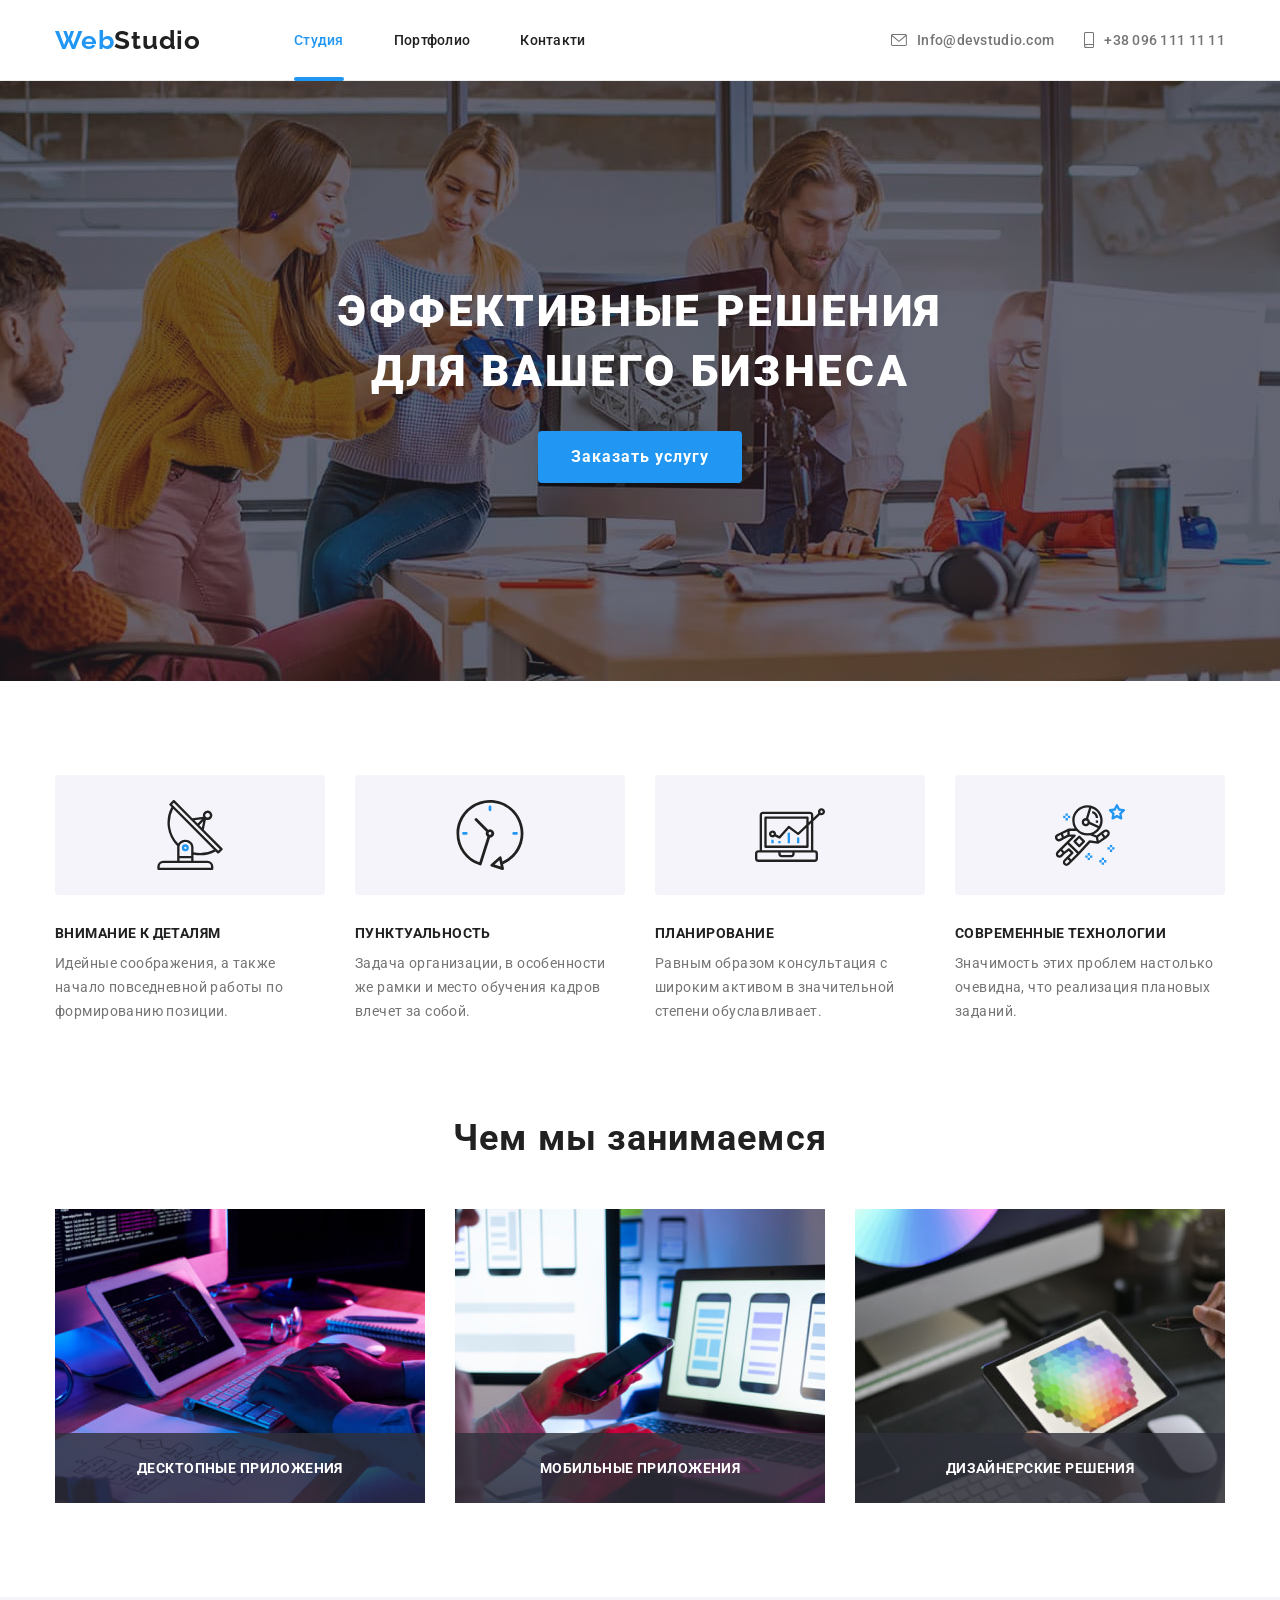
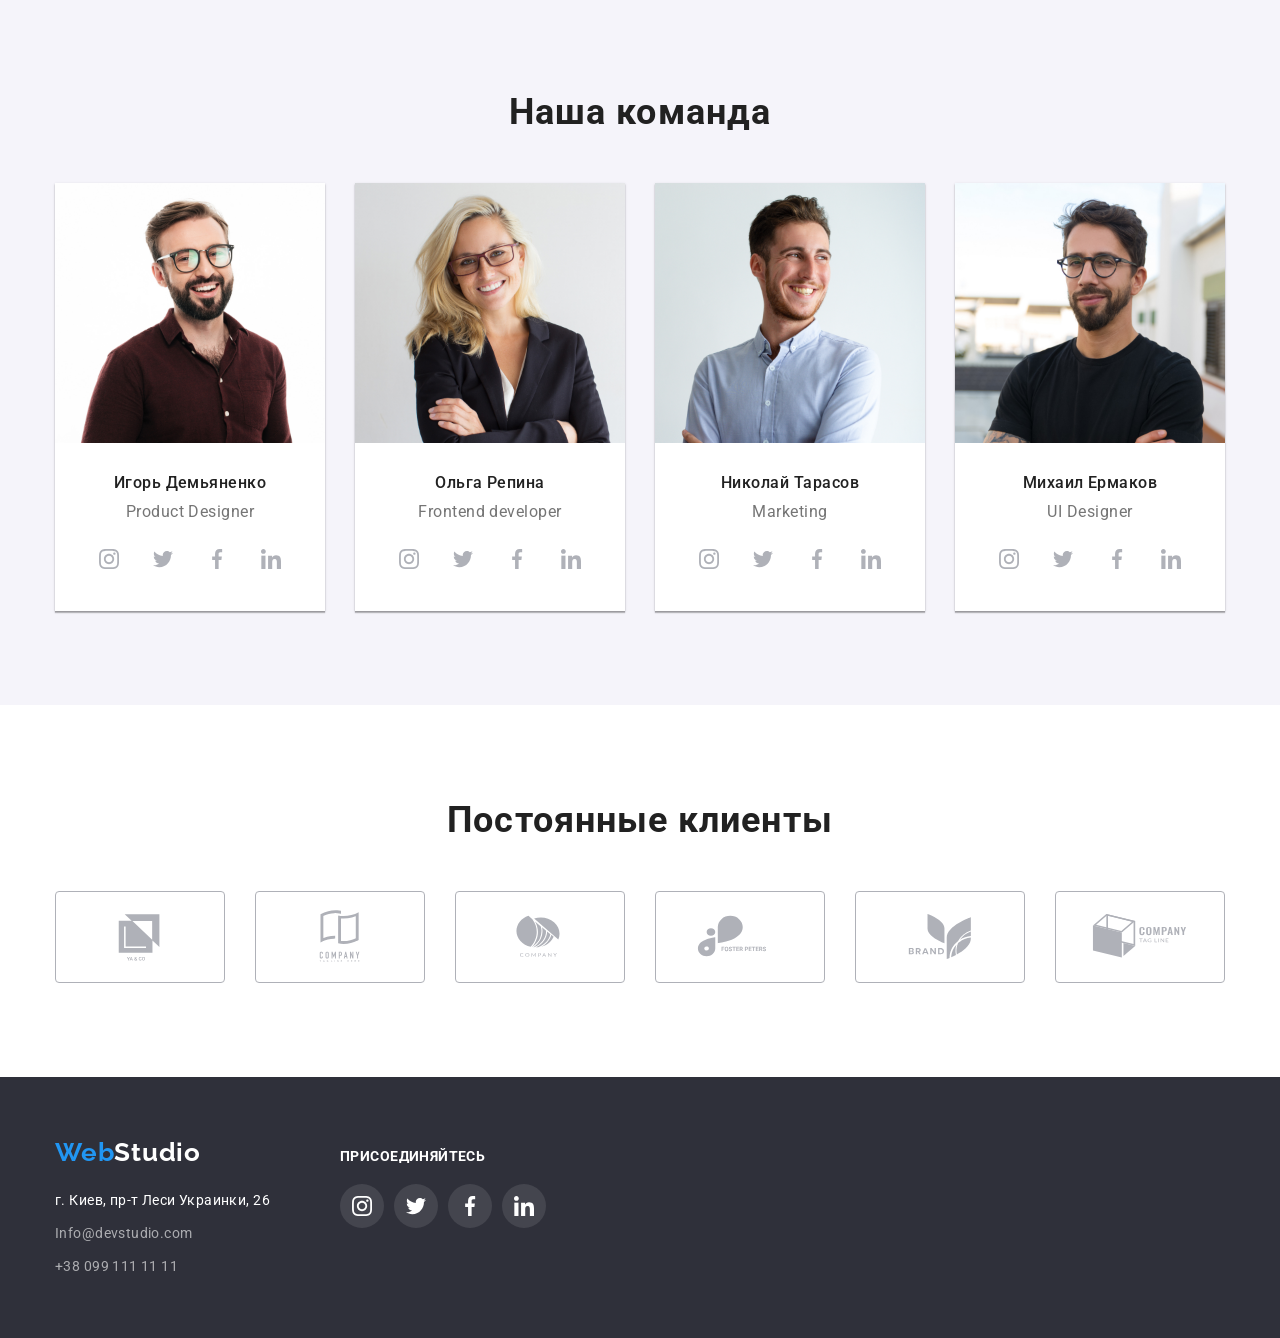
<file: index.html>
<!DOCTYPE html>
<html lang="ru">
  <head>
    <meta charset="UTF-8" />
    <meta http-equiv="X-UA-Compatible" content="IE=edge" />
    <meta name="viewport" content="width=device-width, initial-scale=1.0" />
    <title>Эффективные решения для вашего бизнеса</title>
    <link rel="preconnect" href="https://fonts.googleapis.com" />
    <link rel="preconnect" href="https://fonts.gstatic.com" crossorigin />
    <link
      href="https://fonts.googleapis.com/css2?family=Raleway:wght@700&family=Roboto:wght@400;500;700;900&display=swap"
      rel="stylesheet"
    />
    <link
      rel="stylesheet"
      href="https://cdnjs.cloudflare.com/ajax/libs/modern-normalize/0.6.0/modern-normalize.css"
    />
    <link rel="stylesheet" href="./css/style.css" />
  </head>

  <!-- верняя линия -->
  <body class="page">
    <header class="page-header">
      <div class="container">
        <nav class="nav">
          <a href="./index.html" class="logo"
            >Web<span class="accent-black">Studio</span>
          </a>
          <!--навигация на другие страници-->

          <ul class="links">
            <li class="site-nav">
              <a href="./index.html" class="link-current link">Студия</a>
            </li>
            <li class="site-nav">
              <a href="./portfolio.html" class="link">Портфолио</a>
            </li>
            <li class="site-nav"><a href="#" class="link">Контакти</a></li>
          </ul>

          <ul class="contacts">
            <li class="contacts-item">
              <a href="mailto:Info@devstudio.com" class="contacts-link"
                ><svg class="icon" width="16" height="12">
                  <use href="./images/icons/icon_2.svg#icon-envelope"></use>
                </svg>
                Info@devstudio.com
              </a>
            </li>
            <li class="contacts-item">
              <a href="tel:+380961111111" class="contacts-link"
                ><svg class="icon" width="10" height="16">
                  <use href="./images/icons/icon_2.svg#icon-smartphone"></use>
                </svg>
                <span class="text">+38 096 111 11 11</span>
              </a>
            </li>
          </ul>
        </nav>
      </div>
    </header>

    <!--секция герой -->
    <main>
      <section class="hero overlay">
        <div class="container">
          <h1 class="hero-title">
            Эффективные решения<br />для вашего бизнеса
          </h1>
          <button type="button" class="hero-button" data-modal-open>
            Заказать услугу
          </button>
        </div>
      </section>

      <!--Особенности-->
      <section class="section">
        <div class="container">
          <h2 hidden>Особенности</h2>
          <ul class="card-set">
            <li class="card-item icon-antenna">
              <div class="icon-group">
                <svg class="icone-elements">
                  <use href="./images/icons/icon_1.svg#icon-antenna"></use>
                </svg>
              </div>
              <h3 class="item-title">Внимание к деталям</h3>
              <p class="item-text">
                Идейные соображения, а также начало повседневной работы по
                формированию позиции.
              </p>
            </li>
            <li class="card-item icon-cloc">
              <div class="icon-group">
                <svg class="icone-elements">
                  <use href="./images/icons/icon_1.svg#icon-clock"></use>
                </svg>
              </div>
              <h3 class="item-title">Пунктуальность</h3>
              <p class="item-text">
                Задача организации, в особенности же рамки и место обучения
                кадров влечет за собой.
              </p>
            </li>
            <li class="card-item icon-diagram">
              <div class="icon-group">
                <svg class="icone-elements">
                  <use href="./images/icons/icon_1.svg#icon-diagram"></use>
                </svg>
              </div>
              <h3 class="item-title">Планирование</h3>
              <p class="item-text">
                Равным образом консультация с широким активом в значительной
                степени обуславливает.
              </p>
            </li>
            <li class="card-item icon-astronaut">
              <div class="icon-group">
                <svg class="icone-elements">
                  <use href="./images/icons/icon_1.svg#icon-astronaut"></use>
                </svg>
              </div>
              <h3 class="item-title">Современные технологии</h3>
              <p class="item-text">
                Значимость этих проблем настолько очевидна, что реализация
                плановых заданий.
              </p>
            </li>
          </ul>
        </div>
      </section>

      <section class="third-section">
        <!-- Чем мы занимаемся -->

        <div class="container">
          <h2 class="section-title">Чем мы занимаемся</h2>
          <ul class="list">
            <li class="list-item">
              <div class="lable-overly">
                <img
                  src="./images/box_1.jpg"
                  alt="руки печатающие на клавиатуре"
                  width="370"
                />
                <p class="lable-text">Десктопные приложения</p>
              </div>
            </li>
            <li class="list-item">
              <div class="lable-overly">
                <img
                  src="./images/box_2.jpg"
                  alt="руки держащие телефон"
                  width="370"
                />
                <p class="lable-text">Мобильные приложения</p>
              </div>
            </li>
            <li class="list-item">
              <div class="lable-overly">
                <img
                  src="./images/box_3.jpg"
                  alt="руки держащие планшет"
                  width="370"
                />
                <p class="lable-text">Дизайнерские решения</p>
              </div>
            </li>
          </ul>
        </div>
      </section>

      <!--Секция "НАША КОМАНДА"-->
      <section class="company-section section">
        <div class="container">
          <h2 class="section-title">Наша команда</h2>
          <ul class="foto-set">
            <li class="item">
              <!-- <article class="card">
                <div class="card-thumb"> -->
              <img
                width="270"
                height="260"
                src="./images/img_4.jpg"
                alt="project"
              />
              <div class="content">
                <h3 class="card-heading">Игорь Демьяненко</h3>
                <p class="card-text">Product Designer</p>

                <!-- ИКОНКИ СОЦ. СЕТЕЙ -->

                <!-- <div class="icon-wrapper"> -->
                <ul class="list-social-icon">
                  <li class="item-social-icon">
                    <a href="" class="link-social-icon">
                      <svg class="icon-social" width="20" height="20">
                        <use
                          href="./images/icons/icon_2.svg#icon-instagram"
                        ></use>
                      </svg>
                    </a>
                  </li>
                  <li class="item-social-icon">
                    <a href="" class="link-social-icon">
                      <svg class="icon-social" width="20" height="20">
                        <use
                          href="./images/icons/icon_2.svg#icon-twitter"
                        ></use>
                      </svg>
                    </a>
                  </li>
                  <li class="item-social-icon">
                    <a href="" class="link-social-icon">
                      <svg class="icon-social" width="20" height="20">
                        <use
                          href="./images/icons/icon_2.svg#icon-facebook"
                        ></use>
                      </svg>
                    </a>
                  </li>
                  <li class="item-social-icon">
                    <a href="" class="link-social-icon">
                      <svg class="icon-social" width="20" height="20">
                        <use
                          href="./images/icons/icon_2.svg#icon-linkedin"
                        ></use>
                      </svg>
                    </a>
                  </li>
                </ul>
                <!-- </div> -->
              </div>
              <!-- </div>
              </article> -->
            </li>

            <li class="item">
              <!-- <article class="card">
                <div class="card-thumb"> -->
              <img
                width="270"
                height="260"
                src="./images/img_1.jpg"
                alt="Frontend Developer"
              />
              <div class="content">
                <h3 class="card-heading">Ольга Репина</h3>
                <p class="card-text">Frontend developer</p>
                <!-- ИКОНКИ СОЦ. СЕТЕЙ -->

                <!-- <div class="icon-wrapper"> -->
                <ul class="list-social-icon">
                  <li class="item-social-icon">
                    <a href="" class="link-social-icon">
                      <svg class="icon-social" width="20" height="20">
                        <use
                          href="./images/icons/icon_2.svg#icon-instagram"
                        ></use>
                      </svg>
                    </a>
                  </li>
                  <li class="item-social-icon">
                    <a href="" class="link-social-icon">
                      <svg class="icon-social" width="20" height="20">
                        <use
                          href="./images/icons/icon_2.svg#icon-twitter"
                        ></use>
                      </svg>
                    </a>
                  </li>
                  <li class="item-social-icon">
                    <a href="" class="link-social-icon">
                      <svg class="icon-social" width="20" height="20">
                        <use
                          href="./images/icons/icon_2.svg#icon-facebook"
                        ></use>
                      </svg>
                    </a>
                  </li>
                  <li class="item-social-icon">
                    <a href="" class="link-social-icon">
                      <svg class="icon-social" width="20" height="20">
                        <use
                          href="./images/icons/icon_2.svg#icon-linkedin"
                        ></use>
                      </svg>
                    </a>
                  </li>
                </ul>
                <!-- </div> -->
              </div>
              <!-- </div>
              </article> -->
            </li>

            <li class="item">
              <!-- <article class="card">
                <div class="card-thumb"> -->
              <img
                width="270"
                height="260"
                src="./images/img_2.jpg"
                alt="Marketing"
              />
              <div class="content">
                <h3 class="card-heading">Николай Тарасов</h3>
                <p class="card-text">Marketing</p>
                <!-- ИКОНКИ СОЦ. СЕТЕЙ -->

                <!-- <div class="icon-wrapper"> -->
                <ul class="list-social-icon">
                  <li class="item-social-icon">
                    <a href="" class="link-social-icon">
                      <svg class="icon-social" width="20" height="20">
                        <use
                          href="./images/icons/icon_2.svg#icon-instagram"
                        ></use>
                      </svg>
                    </a>
                  </li>
                  <li class="item-social-icon">
                    <a href="" class="link-social-icon">
                      <svg class="icon-social" width="20" height="20">
                        <use
                          href="./images/icons/icon_2.svg#icon-twitter"
                        ></use>
                      </svg>
                    </a>
                  </li>
                  <li class="item-social-icon">
                    <a href="" class="link-social-icon">
                      <svg class="icon-social" width="20" height="20">
                        <use
                          href="./images/icons/icon_2.svg#icon-facebook"
                        ></use>
                      </svg>
                    </a>
                  </li>
                  <li class="item-social-icon">
                    <a href="" class="link-social-icon">
                      <svg class="icon-social" width="20" height="20">
                        <use
                          href="./images/icons/icon_2.svg#icon-linkedin"
                        ></use>
                      </svg>
                    </a>
                  </li>
                </ul>
                <!-- </div> -->
              </div>
              <!-- </div>
              </article> -->
            </li>

            <li class="item">
              <!-- <article class="card">
                <div class="card-thumb"> -->
              <img
                width="270"
                height="260"
                src="./images/img_3.jpg"
                alt="UI Designer"
              />
              <div class="content">
                <h3 class="card-heading">Михаил Ермаков</h3>
                <p class="card-text">UI Designer</p>
                <!-- ИКОНКИ СОЦ. СЕТЕЙ -->

                <!-- <div class="icon-wrapper"> -->
                <ul class="list-social-icon">
                  <li class="item-social-icon">
                    <a href="" class="link-social-icon">
                      <svg class="icon-social" width="20" height="20">
                        <use
                          href="./images/icons/icon_2.svg#icon-instagram"
                        ></use>
                      </svg>
                    </a>
                  </li>
                  <li class="item-social-icon">
                    <a href="" class="link-social-icon">
                      <svg class="icon-social" width="20" height="20">
                        <use
                          href="./images/icons/icon_2.svg#icon-twitter"
                        ></use>
                      </svg>
                    </a>
                  </li>
                  <li class="item-social-icon">
                    <a href="" class="link-social-icon">
                      <svg class="icon-social" width="20" height="20">
                        <use
                          href="./images/icons/icon_2.svg#icon-facebook"
                        ></use>
                      </svg>
                    </a>
                  </li>
                  <li class="item-social-icon">
                    <a href="" class="link-social-icon">
                      <svg class="icon-social" width="20" height="20">
                        <use
                          href="./images/icons/icon_2.svg#icon-linkedin"
                        ></use>
                      </svg>
                    </a>
                  </li>
                </ul>
                <!-- </div> -->
              </div>
              <!-- </div>
              </article> -->
            </li>
          </ul>
        </div>
      </section>

      <!-- Постоянные клиенты -->
      <section class="regular-customers section">
        <div class="container">
          <h2 class="customers-title">Постоянные клиенты</h2>
          <ul class="list-customers">
            <li class="item-customers">
              <a class="link-customers" href="">
                <svg class="icon-customers" width="106" height="60">
                  <use href="./images/icons/icon_2.svg#icon-Logo1"></use>
                </svg>
              </a>
            </li>
            <li class="item-customers">
              <a class="link-customers" href="">
                <svg class="icon-customers" width="106" height="60">
                  <use href="./images/icons/icon_2.svg#icon-Logo2"></use>
                </svg>
              </a>
            </li>
            <li class="item-customers">
              <a class="link-customers" href="">
                <svg class="icon-customers" width="106" height="60">
                  <use href="./images/icons/icon_2.svg#icon-Logo3"></use>
                </svg>
              </a>
            </li>
            <li class="item-customers">
              <a class="link-customers" href="">
                <svg class="icon-customers" width="106" height="60">
                  <use href="./images/icons/icon_2.svg#icon-Logo4"></use>
                </svg>
              </a>
            </li>
            <li class="item-customers">
              <a class="link-customers" href="">
                <svg class="icon-customers" width="106" height="60">
                  <use href="./images/icons/icon_2.svg#icon-Logo5"></use>
                </svg>
              </a>
            </li>
            <li class="item-customers">
              <a class="link-customers" href="">
                <svg class="icon-customers" width="106" height="60">
                  <use href="./images/icons/icon_2.svg#icon-Logo6"></use>
                </svg>
              </a>
            </li>
          </ul>
        </div>
      </section>
    </main>

    <!--Подвал странички-->

    <footer class="page-footer">
      <div class="container footer-container">
        <div class="logo-wrapper">
          <a href="./index.html" class="logo"
            >Web<span class="accent-white">Studio</span>
          </a>
          <address class="address">
            <ul class="address-list">
              <li class="address-list-item">г. Киев, пр-т Леси Украинки, 26</li>
              <li class="address-list-item">
                <a href="mailto:Info@devstudio.com" class="link"
                  >Info@devstudio.com</a
                >
              </li>
              <li class="address-list-item">
                <a href="tel:+380991111111" class="link">+38 099 111 11 11</a>
              </li>
            </ul>
          </address>
        </div>
        <div class="footer-icon-wrapper">
          <p class="footer-text-icon">Присоединяйтесь</p>
          <ul class="footer-icon-list">
            <li class="footer-icon-item">
              <a href="" class="footer-icon-link">
                <svg class="footer-icon-social">
                  <use href="./images/icons/icon_2.svg#icon-instagram"></use>
                </svg>
              </a>
            </li>
            <li class="footer-icon-item">
              <a href="" class="footer-icon-link">
                <svg class="footer-icon-social">
                  <use href="./images/icons/icon_2.svg#icon-twitter"></use>
                </svg>
              </a>
            </li>
            <li class="footer-icon-item">
              <a href="" class="footer-icon-link">
                <svg class="footer-icon-social">
                  <use href="./images/icons/icon_2.svg#icon-facebook"></use>
                </svg>
              </a>
            </li>
            <li class="footer-icon-item">
              <a href="" class="footer-icon-link">
                <svg class="footer-icon-social">
                  <use href="./images/icons/icon_2.svg#icon-linkedin"></use>
                </svg>
              </a>
            </li>
          </ul>
        </div>
      </div>
    </footer>
    <!-- МОДАЛЬНОЕ ОКНО -->
    <div class="backdrop is-hidden" data-modal>
      <div class="modal">
        <button type="button" class="close-btn" data-modal-close>
          <svg class="icon-close" width="11" height="11">
            <use href="./images/icons/icon_2.svg#icon-Vector"></use>
          </svg>
        </button>
      </div>
    </div>
    <!-- КОНЕЦ МОДАЛЬНОГО ОКНА -->
    <script src="./js/modal.js"></script>
  </body>
</html>
</file>
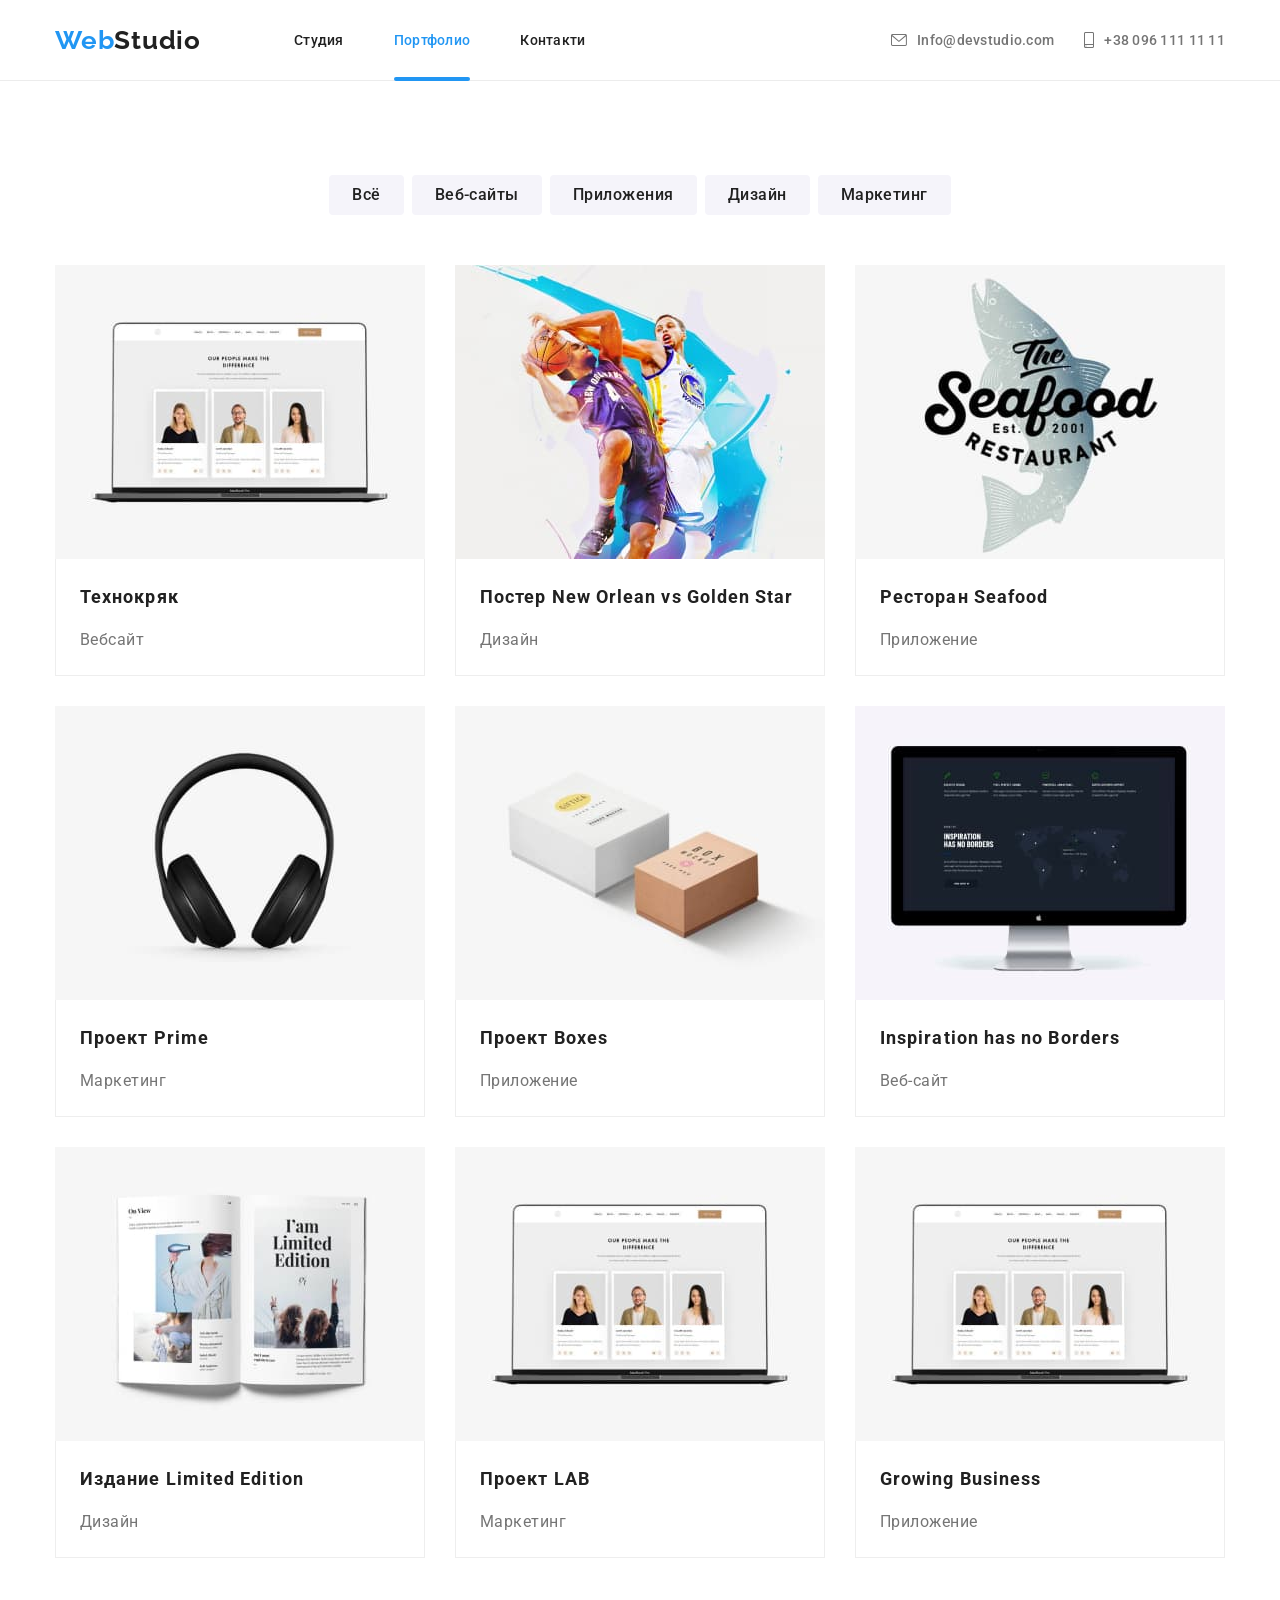
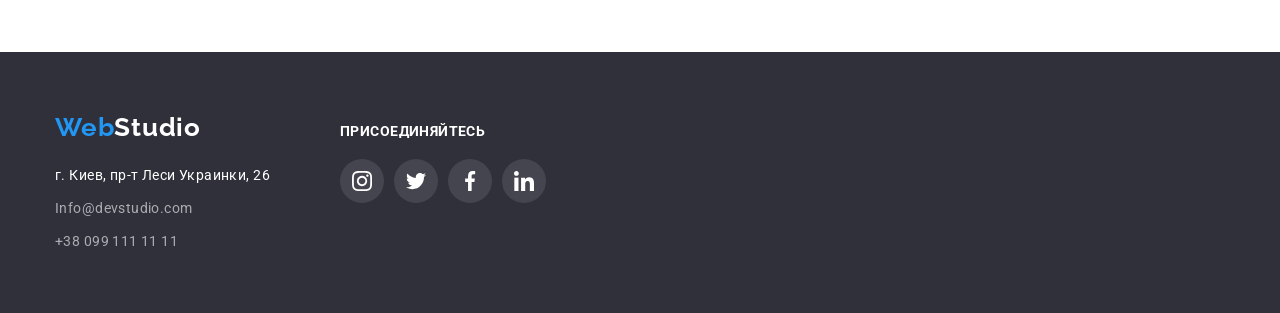
<file: portfolio.html>
<!DOCTYPE html>
<html lang="ru">
  <head>
    <meta charset="UTF-8" />
    <meta http-equiv="X-UA-Compatible" content="IE=edge" />
    <meta name="viewport" content="width=device-width, initial-scale=1.0" />
    <title>Портфолио</title>
    <link rel="preconnect" href="https://fonts.googleapis.com" />
    <link rel="preconnect" href="https://fonts.gstatic.com" crossorigin />
    <link
      href="https://fonts.googleapis.com/css2?family=Raleway:wght@700&family=Roboto:wght@400;500;700;900&display=swap"
      rel="stylesheet"
    />
    <link
      rel="stylesheet"
      href="https://cdnjs.cloudflare.com/ajax/libs/modern-normalize/0.6.0/modern-normalize.css"
    />
    <link rel="stylesheet" href="./css/style.css" />
  </head>

  <!--верхняя линия-->
  <body class="page">
    <header class="page-header">
      <div class="container">
        <nav class="nav">
          <a href="./index.html" class="logo"
            >Web<span class="accent-black">Studio</span>
          </a>
          <!--навигация на другие страници-->

          <ul class="links">
            <li class="site-nav">
              <a href="./index.html" class="link">Студия</a>
            </li>
            <li class="site-nav">
              <a href="./portfolio.html" class="link-current link">Портфолио</a>
            </li>
            <li class="site-nav"><a href="#" class="link">Контакти</a></li>
          </ul>

          <ul class="contacts">
            <li class="contacts-item">
              <a href="mailto:Info@devstudio.com" class="contacts-link"
                ><svg class="icon" width="16" height="12">
                  <use href="./images/icons/icon_2.svg#icon-envelope"></use>
                </svg>
                Info@devstudio.com
              </a>
            </li>
            <li class="contacts-item">
              <a href="tel:+380961111111" class="contacts-link"
                ><svg class="icon" width="10" height="16">
                  <use href="./images/icons/icon_2.svg#icon-smartphone"></use>
                </svg>
                <span class="text">+38 096 111 11 11</span>
              </a>
            </li>
          </ul>
        </nav>
      </div>
    </header>

    <!--main  -->
    <main>
      <!--Кнопки портфолио-->
      <section class="section">
        <div class="container">
          <h1 hidden>Главная секция</h1>
          <ul class="list-buttons">
            <li class="item-button">
              <button type="button" class="button">Всё</button>
            </li>
            <li class="item-button">
              <button type="button" class="button">Веб-сайты</button>
            </li>
            <li class="item-button">
              <button type="button" class="button">Приложения</button>
            </li>
            <li class="item-button">
              <button type="button" class="button">Дизайн</button>
            </li>
            <li class="item-button">
              <button type="button" class="button">Маркетинг</button>
            </li>
          </ul>

          <!-- ПОРТФОЛИО КАРТОЧКИ -->
          <!--project1-->

          <ul class="card-picture">
            <li class="element">
              <a href="" class="link-picture">
                <div class="picture-thumb">
                  <img
                    src="./images/img_11.jpg"
                    alt="Портфолио_1"
                    width="370"
                    height="294"
                  />
                  <p class="picture-thumb-text">
                    Ресурс предлагает комплексные предложения с разным уровнем
                    функционала и сервисов. Все это позволит посетителю получить
                    исчерпывающие сведения о компании или частном лице.
                  </p>
                </div>
                <div class="picture-content">
                  <h2 class="picture-heading">Технокряк</h2>
                  <p class="picture-text">Вебсайт</p>
                </div>
              </a>
            </li>

            <!--project2-->

            <li class="element">
              <a href="" class="link-picture">
                <div class="picture-thumb">
                  <img
                    src="./images/img_12.jpg"
                    alt="Портфолио_2"
                    width="370"
                    height="294"
                  />
                  <p class="picture-thumb-text">
                    Ресурс предлагает комплексные предложения с разным уровнем
                    функционала и сервисов. Все это позволит посетителю получить
                    исчерпывающие сведения о компании или частном лице.
                  </p>
                </div>
                <div class="picture-content">
                  <h2 class="picture-heading">
                    Постер New Orlean vs Golden Star
                  </h2>
                  <p class="picture-text">Дизайн</p>
                </div>
              </a>
            </li>

            <!--project3-->

            <li class="element">
              <a href="" class="link-picture">
                <div class="picture-thumb">
                  <img
                    src="./images/img_13.jpg"
                    alt="Портфолио_3"
                    width="370"
                    height="294"
                  />
                  <p class="picture-thumb-text">
                    Ресурс предлагает комплексные предложения с разным уровнем
                    функционала и сервисов. Все это позволит посетителю получить
                    исчерпывающие сведения о компании или частном лице.
                  </p>
                </div>
                <div class="picture-content">
                  <h2 class="picture-heading">Ресторан Seafood</h2>
                  <p class="picture-text">Приложение</p>
                </div>
              </a>
            </li>

            <!--project4-->

            <li class="element">
              <a href="" class="link-picture">
                <div class="picture-thumb">
                  <img
                    src="./images/img_14.jpg"
                    alt="Портфолио_4"
                    width="370"
                    height="294"
                  />
                  <p class="picture-thumb-text">
                    Ресурс предлагает комплексные предложения с разным уровнем
                    функционала и сервисов. Все это позволит посетителю получить
                    исчерпывающие сведения о компании или частном лице.
                  </p>
                </div>
                <div class="picture-content">
                  <h2 class="picture-heading">Проект Prime</h2>
                  <p class="picture-text">Маркетинг</p>
                </div>
              </a>
            </li>

            <!--project5-->

            <li class="element">
              <a href="" class="link-picture">
                <div class="picture-thumb">
                  <img
                    src="./images/img_15.jpg"
                    alt="Портфолио_5"
                    width="370"
                    height="294"
                  />
                  <p class="picture-thumb-text">
                    Ресурс предлагает комплексные предложения с разным уровнем
                    функционала и сервисов. Все это позволит посетителю получить
                    исчерпывающие сведения о компании или частном лице.
                  </p>
                </div>
                <div class="picture-content">
                  <h2 class="picture-heading">Проект Boxes</h2>
                  <p class="picture-text">Приложение</p>
                </div>
              </a>
            </li>

            <!--project6-->

            <li class="element">
              <a href="" class="link-picture">
                <div class="picture-thumb">
                  <img
                    src="./images/img_16.jpg"
                    alt="Портфолио_6"
                    width="370"
                    height="294"
                  />
                  <p class="picture-thumb-text">
                    Ресурс предлагает комплексные предложения с разным уровнем
                    функционала и сервисов. Все это позволит посетителю получить
                    исчерпывающие сведения о компании или частном лице.
                  </p>
                </div>
                <div class="picture-content">
                  <h2 class="picture-heading">Inspiration has no Borders</h2>
                  <p class="picture-text">Веб-сайт</p>
                </div>
              </a>
            </li>

            <!--project7-->

            <li class="element">
              <a href="" class="link-picture">
                <div class="picture-thumb">
                  <img
                    src="./images/img_17.jpg"
                    alt="Портфолио_7"
                    width="370"
                    height="294"
                  />
                  <p class="picture-thumb-text">
                    Ресурс предлагает комплексные предложения с разным уровнем
                    функционала и сервисов. Все это позволит посетителю получить
                    исчерпывающие сведения о компании или частном лице.
                  </p>
                </div>
                <div class="picture-content">
                  <h2 class="picture-heading">Издание Limited Edition</h2>
                  <p class="picture-text">Дизайн</p>
                </div>
              </a>
            </li>

            <!--project8-->

            <li class="element">
              <a href="" class="link-picture">
                <div class="picture-thumb">
                  <img
                    src="./images/img_11.jpg"
                    alt="Портфолио_1"
                    width="370"
                    height="294"
                  />
                  <p class="picture-thumb-text">
                    Ресурс предлагает комплексные предложения с разным уровнем
                    функционала и сервисов. Все это позволит посетителю получить
                    исчерпывающие сведения о компании или частном лице.
                  </p>
                </div>
                <div class="picture-content">
                  <h2 class="picture-heading">Проект LAB</h2>
                  <p class="picture-text">Маркетинг</p>
                </div>
              </a>
            </li>

            <!--project9-->

            <li class="element">
              <a href="" class="link-picture">
                <div class="picture-thumb">
                  <img
                    src="./images/img_11.jpg"
                    alt="Портфолио_1"
                    width="370"
                    height="294"
                  />
                  <p class="picture-thumb-text">
                    Ресурс предлагает комплексные предложения с разным уровнем
                    функционала и сервисов. Все это позволит посетителю получить
                    исчерпывающие сведения о компании или частном лице.
                  </p>
                </div>
                <div class="picture-content">
                  <h2 class="picture-heading">Growing Business</h2>
                  <p class="picture-text">Приложение</p>
                </div>
              </a>
            </li>
          </ul>
        </div>
      </section>
    </main>

    <!--Подвал странички-->

    <footer class="page-footer">
      <div class="container footer-container">
        <div class="logo-wrapper">
          <a href="./index.html" class="logo"
            >Web<span class="accent-white">Studio</span>
          </a>
          <address class="address">
            <ul class="address-list">
              <li class="address-list-item">г. Киев, пр-т Леси Украинки, 26</li>
              <li class="address-list-item">
                <a href="mailto:Info@devstudio.com" class="link"
                  >Info@devstudio.com</a
                >
              </li>
              <li class="address-list-item">
                <a href="tel:+380991111111" class="link">+38 099 111 11 11</a>
              </li>
            </ul>
          </address>
        </div>
        <div class="footer-icon-wrapper">
          <p class="footer-text-icon">Присоединяйтесь</p>
          <ul class="footer-icon-list">
            <li class="footer-icon-item">
              <a href="" class="footer-icon-link">
                <svg class="footer-icon-social">
                  <use href="./images/icons/icon_2.svg#icon-instagram"></use>
                </svg>
              </a>
            </li>
            <li class="footer-icon-item">
              <a href="" class="footer-icon-link">
                <svg class="footer-icon-social">
                  <use href="./images/icons/icon_2.svg#icon-twitter"></use>
                </svg>
              </a>
            </li>
            <li class="footer-icon-item">
              <a href="" class="footer-icon-link">
                <svg class="footer-icon-social">
                  <use href="./images/icons/icon_2.svg#icon-facebook"></use>
                </svg>
              </a>
            </li>
            <li class="footer-icon-item">
              <a href="" class="footer-icon-link">
                <svg class="footer-icon-social">
                  <use href="./images/icons/icon_2.svg#icon-linkedin"></use>
                </svg>
              </a>
            </li>
          </ul>
        </div>
      </div>
    </footer>
  </body>
</html>
</file>
<file: css/style.css>
:root {
  --primary-text-color: #757575;
  --title-color: #212121;
  --accent-color: #2196f3;
  --primary-white-color: #ffffff;
  --card-shadow: 0px 2px 1px 0px rgba(0, 0, 0, 0.2),
    0px 1px 1px 0px rgba(0, 0, 0, 0.14), 0px 1px 3px 0px rgba(0, 0, 0, 0.12);
  --card-set-gap: 30px;

  --box-shadow: 0px 3px 1px rgba(0, 0, 0, 0.1), 0px 1px 2px rgba(0, 0, 0, 0.08),
    0px 2px 2px rgba(0, 0, 0, 0.12);

  --anim-time: 250ms;
  --cubik: cubic-bezier(0.4, 0, 0.2, 1);
}

body {
  font-family: "Roboto", sans-serif;
  font-style: normal;
  font-weight: 400px;
  font-size: 14px;
  line-height: calc(24 / 14);

  letter-spacing: 0.03em;

  background-color: var(--primary-white-color);
  color: var(--primary-text-color);
  line-height: 1.5;
}
h1,
h2,
h3,
h4,
h5,
h6,
p {
  margin: 0;
}
ul li {
  list-style: none;
  text-decoration: none;
}
ul {
  margin: 0;
  padding: 0;
}
.link {
  text-decoration: none;
}

img {
  display: block;
  max-width: 100%;
  height: auto;
}

.section {
  padding-top: 94px;
  padding-bottom: 94px;
}

.container {
  width: 1200px;
  margin-left: auto;
  margin-right: auto;

  padding-left: 15px;
  padding-right: 15px;
  /* outline: 1px solid red; */
}

.page-header {
  border-bottom: 1px solid #ececec;
  margin-bottom: 0;
}
.nav,
.links,
.contacts,
.header .container {
  display: flex;

  list-style: none;
  color: var(--title-color);
}

/* .logo */
.page-header .logo {
  margin-right: 93px;

  display: flex;
  align-items: center;
  font-family: "Raleway", sans-serif;
  font-weight: 700;
  font-size: 26px;
  line-height: 1.19;
  letter-spacing: 0.03em;
  color: #2196f3;
}
.accent-black {
  color: var(--title-color);
}

.links a,
.contacts a {
  /* outline: 1px solid pink; */
  font-family: inherit;
  font-weight: 500;
  font-size: 14px;
  line-height: calc(16 / 14);
  letter-spacing: 0.02em;

  padding: 32px 0;
  display: inline-block;
  margin-right: 50px;

  text-decoration: none;
}
.links a {
  /* outline: 1px solid red; */
  color: var(--title-color);
  transition: color var(--anim-time) var(--cubik);
}
.contacts a {
  /* outline: 1px solid blue; */
  color: var(--primary-text-color);
  transition: color var(--anim-time) var(--cubik);
}
.contacts li:last-child a,
.links li:last-child a {
  margin-right: 0;
}
.contacts a:hover,
.contacts a:focus,
.links a:hover,
.links a:focus {
  color: var(--accent-color);
}
/* Активная страница */
.site-nav .link-current {
  color: var(--accent-color);
}

.nav {
  /* outline: 1px solid red; */
  display: flex;
}
.contacts {
  margin-left: auto;
  display: flex;
  /* outline: 1px solid red; */
}

.links site-nav:not(:last-child) {
  margin-right: 50px;
}
/* НИЖНЕЕ ПОДЧЁРКИВАНИЕ ГЛ. СТРАНИЦЫ */

.link-current.link {
  position: relative;
  /* outline: 1px solid blue; */
}

.link-current.link::after {
  content: "";
  position: absolute;
  left: 0;
  bottom: -1px;

  display: block;
  width: 100%;
  height: 4px;

  background: var(--accent-color);
  border-radius: 2px;
}

/* SVG */

.contacts .contacts-link {
  /* outline: 1px solid green; */
  display: flex;

  align-items: center;
  margin: 0;
}
.contacts-item:not(:last-child) {
  margin-right: 30px;
}

.contacts-link .icon {
  /* outline: 1px solid yellow; */
  align-items: center;
  margin-right: 10px;
}
.contacts-link:hover .icon {
  fill: var(--accent-color);
}

.contacts-link .icon {
  /* outline: 1px solid purple; */
  fill: #757575;
  transition: fill var(--anim-time) var(--cubik);
}

/* OVERLAY Главной секции */
.overlay {
  max-width: 1600px;
  height: 600px;

  margin-left: auto;
  margin-right: auto;

  /* outline: 1px solid red; */
  background-color: rgba(196, 196, 196, 1);
  background-image: linear-gradient(
      to right,
      rgba(47, 48, 58, 0.4),
      rgba(47, 48, 58, 0.4)
    ),
    url(../images/img_overlay.jpg);
  background-size: cover;
  background-position: center;
}

.hero {
  padding-top: 200px;
  padding-bottom: 200px;
}

/* Эффективные решения */
.hero-title {
  font-family: "Roboto" sans-serif;
  font-size: 44px;
  color: var(--primary-white-color);
  text-transform: uppercase;
  font-weight: 900;
  line-height: calc(60 / 44);
  letter-spacing: 0.06em;
  text-align: center;
  max-width: 650;
  margin-bottom: 30px;
}
/* Кнопка заказать услугу */
.hero-button {
  padding: 10px 32px;
  border-radius: 4px;
  margin: 0 auto;

  display: block;
  box-shadow: 0px 4px 4px rgba(0, 0, 0, 0.15);
  background: var(--accent-color);
  font-size: 16px;
  font-weight: 700;
  line-height: 30px;
  letter-spacing: 0.06em;
  color: #ffffff;
  border: 1px solid transparent;

  cursor: pointer;

  transition: color var(--anim-time) var(--cubik),
    background-color var(--anim-time) var(--cubik),
    box-shadow var(--anim-time) var(--cubik);
}

.hero-button:hover,
.hero-button:focus {
  color: var(--primary-white-color);
  background: #188ce8;
  box-shadow: var(--box-shadow);
}

/* ОСОБЕННОСТИ */
.card-set {
  /* outline: 1px solid tomato; */
  padding: 0 auto;
  margin: 0;
  margin-top: 0;

  list-style: none;

  display: flex;
  flex-wrap: nowrap;

  margin-left: calc(-1 * var(--card-set-gap));
  margin-top: calc(-1 * var(--card-set-gap));
}

.card-item {
  /* outline: 1px solid teal; */

  flex-basis: calc(100% / 4 - var(--card-set-gap));

  margin-left: var(--card-set-gap);
  margin-top: var(--card-set-gap);
}

/* ГРУППА ИКОНОК */

.icon-group {
  display: flex;
  justify-content: center;
  align-items: center;
  width: 270px;
  height: 120px;
  margin-bottom: 30px;
  border-radius: 4px;
  background-color: #f5f4fa;
}
.icone-elements {
  width: 70px;
  height: 70px;
}

.item-title {
  font-family: inherit;
  font-weight: 700;
  font-size: 14px;
  line-height: calc(16 / 14);
  letter-spacing: 0.03em;
  text-transform: uppercase;

  color: var(--title-color);

  margin-bottom: 10px;
}
.item-text {
  font-family: inherit;
  font-weight: 400;
  font-size: 14px;
  line-height: calc(24 / 14);
  letter-spacing: 0.03em;

  color: var(--primary-text-color);
}

/* ЧЕМ МЫ ЗАНИМАЕМСЯ */

.third-section {
  padding-top: 0px;
  padding-bottom: 94px;
}

.section-title {
  font-family: inherit;
  font-weight: 700;
  font-size: 36px;
  line-height: calc(42 / 36);
  text-align: center;
  letter-spacing: 0.03em;

  color: var(--title-color);
  margin-top: 0px;
  margin-bottom: 50px;
}

.list {
  display: flex;
  flex-basis: calc(100% / 3);
  justify-content: space-between;
  padding: 0px;
  margin: 0px;
}
.list-item {
  position: relative;
  display: block;
}
.list-item:not(:last-child) {
  margin-right: 30px;
}
.label-overlay {
  position: absolute;
  display: flex;
  bottom: 0;
  left: 0;
}

.lable-text {
  position: absolute;
  display: flex;
  left: 0;
  bottom: 0;
  justify-content: center;
  align-items: center;

  width: 100%;
  height: 70px;

  font-size: 14px;
  font-weight: 700;
  line-height: calc(16 / 14);
  letter-spacing: 0.03em;
  text-align: center;
  text-transform: uppercase;

  color: rgba(255, 255, 255, 1);
  background-color: rgba(47, 48, 58, 0.8);
}

/* НАША КОМАНДА */

.company-section {
  background-color: #f5f4fa;
}

.foto-set {
  /* outline: 1px solid yellow; */
  display: flex;

  margin-right: -30px;
  margin-top: 0px;
  margin-bottom: 0px;
  padding-left: 0px;
  padding-right: 0px;
}
.item:not(:last-child) {
  flex-basis: calc(100% / 4 - 30px);
  margin-right: 30px;
}

.card-heading {
  font-family: Roboto;
  font-weight: 500;
  font-size: 16px;
  line-height: calc(19 / 16);

  text-align: center;
  letter-spacing: 0.03em;

  color: var(--title-color);
}
.content {
  padding-top: 30px;
  padding-bottom: 30px;
}
.card-heading {
  margin-bottom: 10px;
}
.card-text {
  font-family: Roboto;
  font-style: normal;
  font-weight: normal;
  font-size: 16px;
  line-height: calc(19 / 16);

  text-align: center;
  letter-spacing: 0.03em;
  margin-bottom: 16px;

  color: var(--primary-text-color);
}
.item {
  background-color: var(--primary-white-color);
  box-shadow: var(--card-shadow);
}

/* ИКОНКИ СОЦ. СЕТЕЙ  */

.list-social-icon {
  /* outline: 1px solid green; */
  display: flex;
  justify-content: center;
  align-items: center;
}
.item-social-icon {
  display: flex;
  /* outline: 1px solid red; */
}
.link-social-icon {
  /* outline: 1px solid blue; */
  display: flex;
  justify-content: center;
  align-items: center;
  width: 44px;
  height: 44px;

  background-color: var(--primary-white-color);

  border-radius: 50%;

  padding: 0;
  margin: 0;

  transition: background-color var(--anim-time) var(--cubik);
}

.icon-social {
  transition: fill var(--anim-time) var(--cubik);
}

.item-social-icon:not(:last-child) {
  margin-right: 10px;
}

.link-social-icon:hover,
.link-social-icon:focus {
  background-color: var(--accent-color);
}

.link-social-icon:hover .icon-social,
.link-social-icon:focus .icon-social {
  fill: var(--primary-white-color);
}

.link-social-icon {
  fill: #afb1b8;
}

/* Секция Постоянные Клиенты */

.regular-customers {
  background-color: var(--primary-white-color);
}

.customers-title {
  font-size: 36px;
  font-weight: 700;
  line-height: calc(42 / 36);
  letter-spacing: 0.03em;
  text-align: center;

  color: rgba(33, 33, 33, 1);
  margin-bottom: 50px;
  padding: 0;
}

.list-customers {
  display: flex;
}
.item-customers {
  display: flex;
}

.item-customers:not(:last-child) {
  margin-right: 30px;
}

.link-customers {
  /* outline: 1px solid red; */
  display: flex;
  justify-content: center;
  align-items: center;
  color: #afb1b8;
  border: 1px solid rgba(175, 177, 184, 1);
  border-radius: 4px;

  width: 170px;
  height: 92px;

  transition: color var(--anim-time) var(--cubik),
    border var(--anim-time) var(--cubik);
}

.icon-customers {
  fill: currentColor;
}

.link-customers:hover,
.link-customers:focus {
  color: var(--accent-color);
  border: 1px solid var(--accent-color);
}

/* ВТОРАЯ СТРАНИЦА */
/* Кнопки портфолио */

.section {
  padding-top: 94px;
  padding-bottom: 94px;
}

.list-buttons {
  display: flex;
  justify-content: center;
  padding: 0px;
  margin-bottom: 50px;
}

.item-button:not(:last-child) {
  margin-right: 8px;
}

.button {
  font-family: Roboto;
  font-size: 16px;

  font-weight: 500;
  line-height: calc(26 / 16);
  letter-spacing: 0.03em;
  text-align: center;
  text-decoration: none;

  display: inline-block;
  border-radius: 4px;
  padding: 6px 22px;
  /* min-width: 73px; */
  color: var(--title-color);
  background-color: #f5f4fa;
  border: 1px solid transparent;
  cursor: pointer;

  transition: color var(--anim-time) var(--cubik),
    background-color var(--anim-time) var(--cubik),
    box-shadow var(--anim-time) var(--cubik);
}

/* Главная кнопка (активная)*/

.button:hover,
.button:focus {
  color: var(--primary-white-color);
  background-color: var(--accent-color);
  box-shadow: var(--box-shadow);
}

/* ПОРТФОЛИО КАРТОЧКИ */

.card-picture {
  /* outline: yellow; */
  padding: 0px;
  margin: 0px;

  display: flex;
  flex-wrap: wrap;
  margin-left: calc(-1 * var(--card-set-gap));
  margin-top: calc(-1 * var(--card-set-gap));
}
.card-picture > .element {
  flex-basis: calc(100% / 3 - var(--card-set-gap));
  margin-left: var(--card-set-gap);
  margin-top: var(--card-set-gap);
}

.element {
  transition: box-shadow var(--anim-time) var(--cubik);
}

.element:hover,
.element:focus {
  box-shadow: 0px 4px 4px 0px rgba(0, 0, 0, 0.25);
}
.link-picture {
  text-decoration: none;
}

.picture-thumb {
  position: relative;
  overflow: hidden;
  cursor: pointer;
}

.picture-thumb-text {
  position: absolute;
  display: flex;

  bottom: 0;
  left: 0;
  justify-content: center;
  align-items: center;

  width: 100%;
  height: 100%;

  color: rgba(255, 255, 255, 1);
  background-color: rgba(33, 150, 243, 0.9);

  font-size: 18px;
  line-height: calc(28 / 18);
  letter-spacing: 0.03em;

  padding: 63px 24px;

  transform: translateY(101%);
  transition: transform var(--anim-time) var(--cubik);
}

.link-picture:hover .picture-thumb-text {
  transform: translateY(0);
}

.picture-content {
  padding: 20px 24px;
  /* box-shadow: var(--card-shadow); */

  border-left: 1px solid rgba(238, 238, 238, 1);
  border-right: 1px solid rgba(238, 238, 238, 1);
  border-bottom: 1px solid rgba(238, 238, 238, 1);
}

.picture-heading {
  font-family: inherit;
  font-weight: 700;
  font-size: 18px;
  line-height: calc(36 / 18);

  letter-spacing: 0.06em;

  color: var(--title-color);
}
.picture-text {
  font-family: inherit;
  font-weight: 400;
  font-size: 16px;
  line-height: calc(30 / 16);
  letter-spacing: 0.03em;

  color: var(--primary-text-color);

  margin-top: 10px;
}
.content {
  justify-content: center;
}

/* Подвал странички */

.page-footer {
  background-color: #2f303a;
  padding-top: 60px;
  padding-bottom: 60px;
}
.container footer-container {
  width: 1200px;
  margin-left: auto;
  margin-right: auto;

  padding-left: 15px;
  padding-right: 15px;
}
.footer-container {
  display: flex;
  align-items: baseline;
  /* outline: 1px solid white; */
}
.logo-wrapper {
  margin-right: 70px;
}
.logo {
  font-family: Raleway;
  font-size: 26px;
  font-weight: 700;
  line-height: calc(31 / 26);
  letter-spacing: 0.03em;
  text-align: left;
  text-decoration: none;

  color: var(--accent-color);
}
.accent-white {
  color: var(--primary-white-color);
}

.address-list {
  text-decoration: none;
  padding: 0px;
  margin-top: 20px;
}

.address-list-item {
  font-family: inherit;
  font-style: normal;
  font-weight: normal;
  font-size: 14px;
  line-height: calc(24 / 14);
  letter-spacing: 0.03em;

  color: var(--primary-white-color);
  margin: 0;
}
.address-list-item:not(:last-child) {
  margin-bottom: 9px;
}

.address-list-item .link {
  font-family: inherit;
  font-style: normal;
  font-weight: 400;
  font-size: 14px;
  line-height: calc(24 / 14);

  letter-spacing: 0.03em;

  color: rgba(255, 255, 255, 0.6);

  transition: color var(--anim-time) var(--cubik);
}
.address-list-item .link:hover,
.address-list-item .link:focus {
  color: var(--accent-color);
}

.footer-icon-wrapper {
  display: inline-block;
  justify-content: center;
  align-items: flex-start;

  /* outline: 1px solid white; */
}

.footer-text-icon {
  font-weight: 700;
  font-size: 14px;
  line-height: calc(16 / 14);
  letter-spacing: 0.03em;

  color: #fff;
  text-transform: uppercase;
  margin-bottom: 20px;
}

.footer-icon-list {
  display: flex;

  /* outline: 1px solid white; */
}
.footer-icon-item {
  display: flex;
}
.footer-icon-item:not(:last-child) {
  margin-right: 10px;
}

.footer-icon-link {
  /* outline: 1px solid red; */
  display: flex;
  justify-content: center;
  align-items: center;
  width: 44px;
  height: 44px;

  background-color: rgba(255, 255, 255, 0.1);
  border-radius: 50%;

  padding: 0;
  margin: 0;

  transition: background-color var(--anim-time) var(--cubik);
}

.footer-icon-social {
  fill: #fff;
  width: 20px;
  height: 20px;
}

.footer-icon-link:hover,
.footer-icon-link:focus {
  fill: #fff;
  background-color: var(--accent-color);
}

/* МОДАЛЬНОЕ ОКНО */

.backdrop {
  position: fixed;
  width: 100vw;
  height: 100vh;
  top: 0;
  left: 50%;
  transform: translateX(-50%);

  background-color: rgba(0, 0, 0, 0.2);
  opacity: 1;
  visibility: visible;
  pointer-events: initial;

  transition: opacity var(--anim-time) var(--cubik),
    visibility var(--anim-time) var(--cubik);
}

.backdrop.is-hidden {
  opacity: 0;
  visibility: hidden;
  pointer-events: none;
}

.modal {
  position: absolute;
  width: 528px;
  height: 581px;
  top: 50%;
  left: 50%;

  background-color: rgba(255, 255, 255, 1);

  border: 1px solid rgba(0, 0, 0, 0.1);
  border-radius: 4px;

  box-shadow: 0px 2px 1px 0px rgba(0, 0, 0, 0.2);
  box-shadow: 0px 1px 1px 0px rgba(0, 0, 0, 0.14);
  box-shadow: 0px 1px 3px 0px rgba(0, 0, 0, 0.12);

  transform: translate(-50%, -50%);
  transition: opacity var(--anim-time) var(--cubik),
    visibility var(--anim-time) var(--cubik);
}

.close-btn {
  position: absolute;
  top: 6px;
  right: 5px;

  width: 30px;
  height: 30px;

  border-radius: 50%;
  border: 1px solid rgba(0, 0, 0, 0.1);
  cursor: pointer;
  background-color: var(--primary-white-color);
}

.backdrop.is-hidden .modal {
  transform: translate(-50%, -50%), scale(0.5);
  transition: opacity var(--anim-time) var(--cubik),
    visibility var(--anim-time) var(--cubik);
}
</file>
